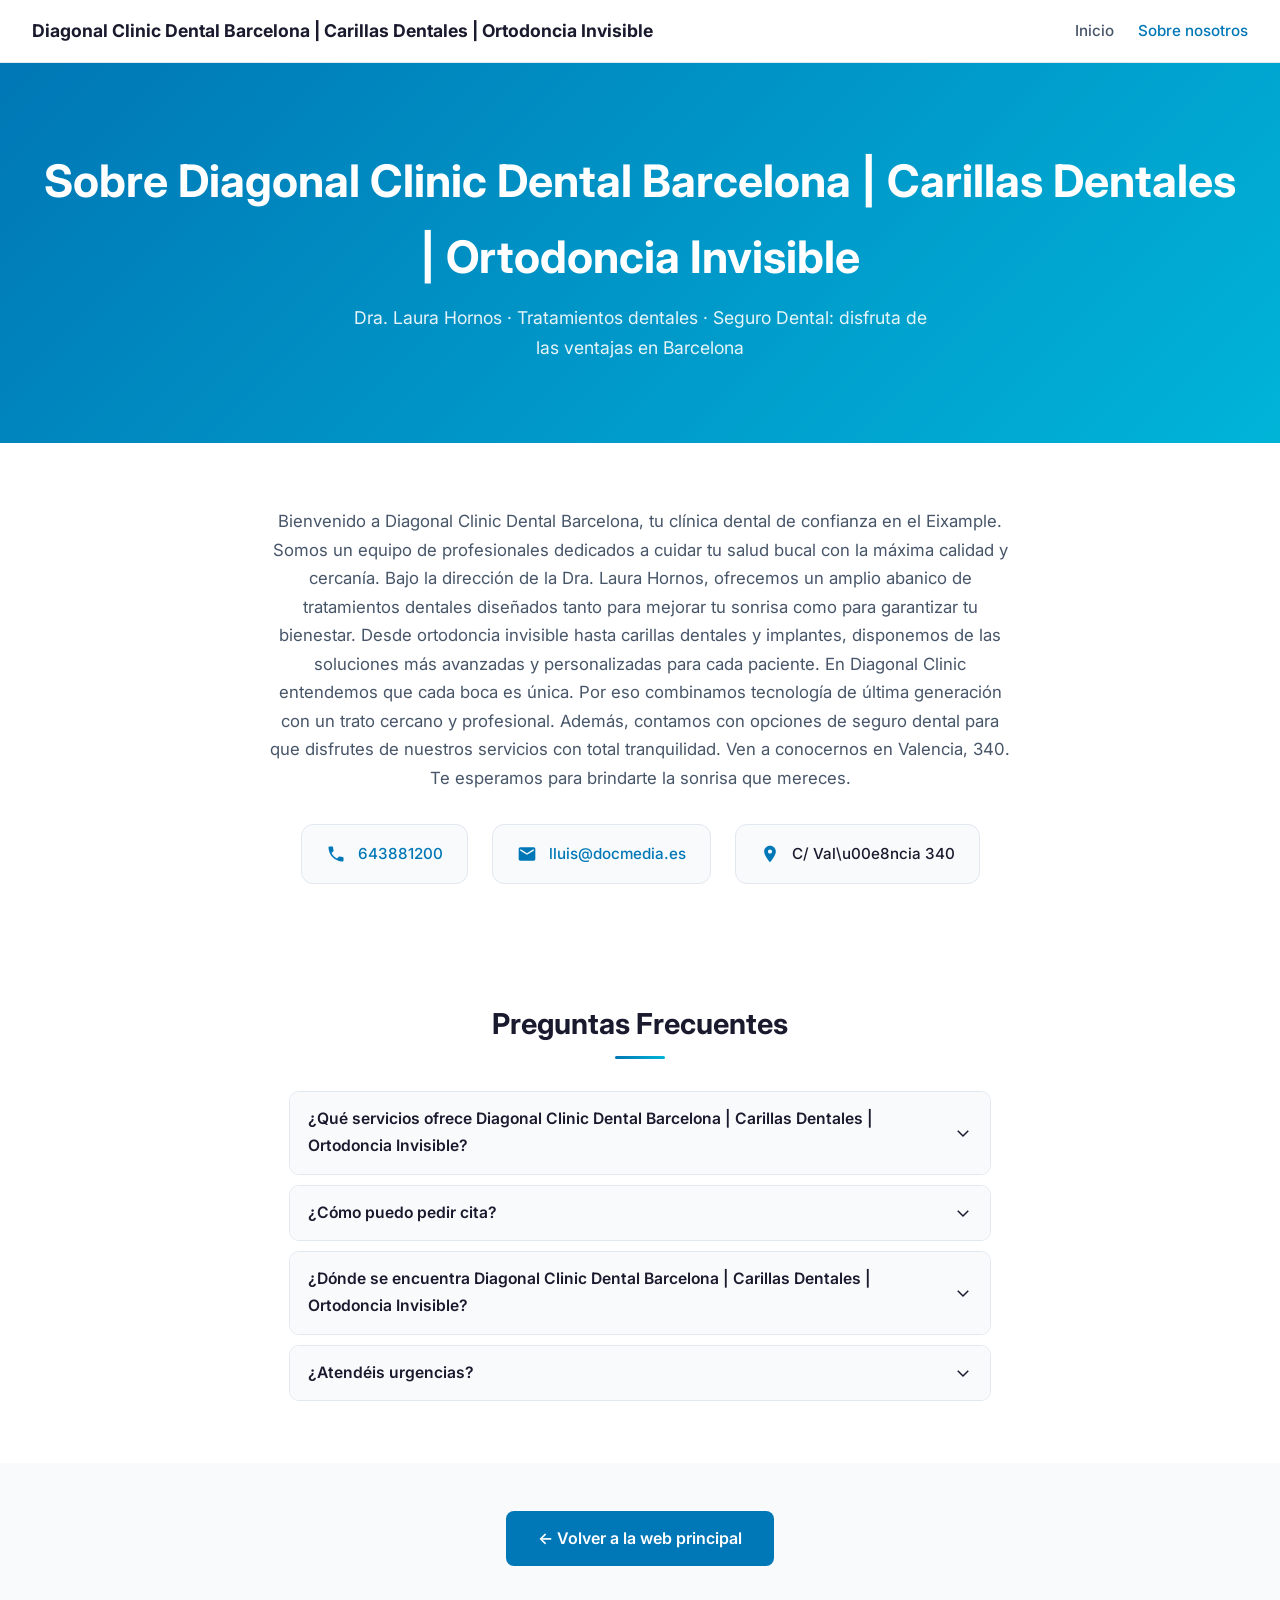
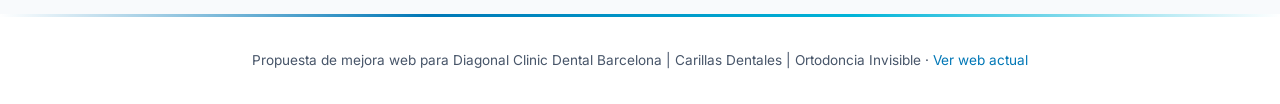
<file: nosotros.html>
<!DOCTYPE html>
<html lang="es">
<head>
<meta charset="UTF-8">
<meta name="viewport" content="width=device-width,initial-scale=1.0">
<title>Sobre Diagonal Clinic Dental Barcelona | Carillas Dentales | Ortodoncia Invisible | Barcelona</title>
<meta name="description" content="Conoce a Diagonal Clinic Dental Barcelona | Carillas Dentales | Ortodoncia Invisible en Barcelona. Dra. Laura Hornos, Tratamientos dentales.">
<meta property="og:title" content="Sobre Diagonal Clinic Dental Barcelona | Carillas Dentales | Ortodoncia Invisible">
<meta property="og:type" content="website">
<meta property="og:locale" content="es_ES">
<meta name="robots" content="noindex,nofollow">
<link rel="preconnect" href="https://fonts.bunny.net" crossorigin>
<link href="https://fonts.bunny.net/css?family=inter:400,500,600,700&display=swap" rel="stylesheet">
<style>
*{margin:0;padding:0;box-sizing:border-box}
:root{--primary:#0077B6;--accent:#00B4D8;--text:#1a1a2e;--muted:#475569;--bg:#ffffff;--surface:#f8fafc;--border:#e2e8f0}
body{font-family:'Inter',system-ui,-apple-system,sans-serif;color:var(--text);line-height:1.7;background:var(--bg);-webkit-font-smoothing:antialiased}
a{color:var(--primary);text-decoration:none}
a:hover{text-decoration:underline}

/* NAV */
.kn-nav{background:var(--bg);border-bottom:1px solid var(--border);padding:1rem 2rem;display:flex;align-items:center;justify-content:space-between;position:sticky;top:0;z-index:100;backdrop-filter:blur(12px);background:rgba(255,255,255,0.9)}
.kn-nav-brand{font-weight:700;font-size:1.1rem;color:var(--text)}
.kn-nav-links{display:flex;gap:1.5rem;font-size:0.95rem}
.kn-nav-links a{color:var(--muted);font-weight:500;transition:color 0.2s}
.kn-nav-links a:hover,.kn-nav-links a.active{color:var(--primary);text-decoration:none}

/* HERO */
.kn-hero{background:linear-gradient(135deg,var(--primary),var(--accent));color:#fff;padding:clamp(3rem,8vw,5rem) 2rem;text-align:center}
.kn-hero h1{font-size:clamp(1.8rem,4vw,2.8rem);font-weight:700;margin-bottom:0.5rem}
.kn-hero p{font-size:1.1rem;opacity:0.9;max-width:600px;margin:0 auto}

/* ABOUT */
.kn-about{max-width:800px;margin:0 auto;padding:clamp(2.5rem,5vw,4rem) 1.5rem}
.kn-about p{font-size:1.05rem;color:var(--muted);text-align:center;margin-bottom:2rem}
.kn-contact-cards{display:flex;flex-wrap:wrap;justify-content:center;gap:1.5rem;margin-top:2rem}
.kn-card{display:flex;align-items:center;gap:0.75rem;padding:1rem 1.5rem;border:1px solid var(--border);border-radius:12px;background:var(--surface);transition:border-color 0.3s,box-shadow 0.3s}
.kn-card:hover{border-color:var(--primary);box-shadow:0 4px 12px rgba(0,0,0,0.06)}
.kn-card svg{flex-shrink:0;color:var(--primary)}
.kn-card span,.kn-card a{font-size:0.95rem;font-weight:500}

/* FAQ */
.kn-faq{max-width:750px;margin:0 auto;padding:clamp(2rem,4vw,3.5rem) 1.5rem}
.kn-faq h2{text-align:center;font-size:clamp(1.4rem,3vw,1.8rem);margin-bottom:0.5rem}
.kn-faq .sub{text-align:center;display:block;width:50px;height:3px;background:linear-gradient(90deg,var(--primary),var(--accent));margin:0 auto 2rem;border-radius:2px}
details{margin-bottom:10px;border:1px solid var(--border);border-radius:10px;overflow:hidden;transition:border-color 0.3s}
details[open]{border-color:var(--primary)}
summary{padding:14px 18px;cursor:pointer;font-weight:600;font-size:0.98rem;background:var(--surface);display:flex;justify-content:space-between;align-items:center;list-style:none;transition:background 0.2s}
summary:hover{background:#f1f5f9}
summary::-webkit-details-marker{display:none}
summary::marker{display:none}
summary svg{transition:transform 0.3s;flex-shrink:0;margin-left:12px}
details[open] summary svg{transform:rotate(180deg)}
.faq-answer{padding:0 18px 14px;color:var(--muted);font-size:0.95rem}

/* CTA */
.kn-cta{text-align:center;padding:clamp(2rem,4vw,3rem) 1.5rem;background:var(--surface)}
.kn-cta a{display:inline-block;padding:14px 32px;background:var(--primary);color:#fff;border-radius:8px;font-weight:600;font-size:1rem;transition:transform 0.2s,box-shadow 0.2s;text-decoration:none}
.kn-cta a:hover{transform:translateY(-2px);box-shadow:0 6px 20px rgba(0,0,0,0.15)}

/* FOOTER */
.kn-footer{text-align:center;padding:2rem;font-size:0.85rem;color:var(--muted);border-top:3px solid;border-image:linear-gradient(90deg,transparent,var(--primary),var(--accent),transparent) 1}

@media(max-width:600px){
  .kn-nav{padding:0.75rem 1rem}
  .kn-contact-cards{flex-direction:column;align-items:stretch}
}
</style>
</head>
<body>
<nav class="kn-nav">
  <span class="kn-nav-brand">Diagonal Clinic Dental Barcelona | Carillas Dentales | Ortodoncia Invisible</span>
  <div class="kn-nav-links">
    <a href="index.html">Inicio</a>
    <a href="nosotros.html" class="active">Sobre nosotros</a>
  </div>
</nav>

<div class="kn-hero">
  <h1>Sobre Diagonal Clinic Dental Barcelona | Carillas Dentales | Ortodoncia Invisible</h1>
  <p>Dra. Laura Hornos · Tratamientos dentales · Seguro Dental: disfruta de las ventajas en Barcelona</p>
</div>

<section class="kn-about">
  <p>Bienvenido a Diagonal Clinic Dental Barcelona, tu clínica dental de confianza en el Eixample. Somos un equipo de profesionales dedicados a cuidar tu salud bucal con la máxima calidad y cercanía.

Bajo la dirección de la Dra. Laura Hornos, ofrecemos un amplio abanico de tratamientos dentales diseñados tanto para mejorar tu sonrisa como para garantizar tu bienestar. Desde ortodoncia invisible hasta carillas dentales y implantes, disponemos de las soluciones más avanzadas y personalizadas para cada paciente.

En Diagonal Clinic entendemos que cada boca es única. Por eso combinamos tecnología de última generación con un trato cercano y profesional. Además, contamos con opciones de seguro dental para que disfrutes de nuestros servicios con total tranquilidad.

Ven a conocernos en Valencia, 340. Te esperamos para brindarte la sonrisa que mereces.</p>
  <div class="kn-contact-cards">
    <div class="kn-card"><svg width="20" height="20" fill="currentColor" viewBox="0 0 24 24"><path d="M6.62 10.79c1.44 2.83 3.76 5.14 6.59 6.59l2.2-2.2c.27-.27.67-.36 1.02-.24 1.12.37 2.33.57 3.57.57.55 0 1 .45 1 1V20c0 .55-.45 1-1 1-9.39 0-17-7.61-17-17 0-.55.45-1 1-1h3.5c.55 0 1 .45 1 1 0 1.25.2 2.45.57 3.57.11.35.03.74-.25 1.02l-2.2 2.2z"/></svg><a href="tel:643881200">643881200</a></div>
    <div class="kn-card"><svg width="20" height="20" fill="currentColor" viewBox="0 0 24 24"><path d="M20 4H4c-1.1 0-1.99.9-1.99 2L2 18c0 1.1.9 2 2 2h16c1.1 0 2-.9 2-2V6c0-1.1-.9-2-2-2zm0 4l-8 5-8-5V6l8 5 8-5v2z"/></svg><a href="mailto:lluis@docmedia.es">lluis@docmedia.es</a></div>
    <div class="kn-card"><svg width="20" height="20" fill="currentColor" viewBox="0 0 24 24"><path d="M12 2C8.13 2 5 5.13 5 9c0 5.25 7 13 7 13s7-7.75 7-13c0-3.87-3.13-7-7-7zm0 9.5c-1.38 0-2.5-1.12-2.5-2.5s1.12-2.5 2.5-2.5 2.5 1.12 2.5 2.5-1.12 2.5-2.5 2.5z"/></svg><span>C/ Val\u00e8ncia 340</span></div>
  </div>
</section>

<section class="kn-faq">
  <h2>Preguntas Frecuentes</h2>
  <span class="sub"></span>
  
      <details>
        <summary>¿Qué servicios ofrece Diagonal Clinic Dental Barcelona | Carillas Dentales | Ortodoncia Invisible?<svg width="18" height="18" fill="none" stroke="currentColor" stroke-width="2" viewBox="0 0 24 24"><path d="M19 9l-7 7-7-7"/></svg></summary>
        <div class="faq-answer">Diagonal Clinic Dental Barcelona | Carillas Dentales | Ortodoncia Invisible ofrece una amplia gama de servicios de salud en Barcelona, incluyendo dra. laura hornos, tratamientos dentales, seguro dental: disfruta de las ventajas. Nuestro equipo proporciona atención personalizada y de calidad.</div>
      </details>
      <details>
        <summary>¿Cómo puedo pedir cita?<svg width="18" height="18" fill="none" stroke="currentColor" stroke-width="2" viewBox="0 0 24 24"><path d="M19 9l-7 7-7-7"/></svg></summary>
        <div class="faq-answer">Puedes pedir cita en Diagonal Clinic Dental Barcelona | Carillas Dentales | Ortodoncia Invisible llamando al 643881200 o en lluis@docmedia.es. Visita nuestra web para más información.</div>
      </details>
      <details>
        <summary>¿Dónde se encuentra Diagonal Clinic Dental Barcelona | Carillas Dentales | Ortodoncia Invisible?<svg width="18" height="18" fill="none" stroke="currentColor" stroke-width="2" viewBox="0 0 24 24"><path d="M19 9l-7 7-7-7"/></svg></summary>
        <div class="faq-answer">Diagonal Clinic Dental Barcelona | Carillas Dentales | Ortodoncia Invisible está en C/ Val\u00e8ncia 340, Barcelona. Ofrecemos un entorno profesional y acogedor.</div>
      </details>
      <details>
        <summary>¿Atendéis urgencias?<svg width="18" height="18" fill="none" stroke="currentColor" stroke-width="2" viewBox="0 0 24 24"><path d="M19 9l-7 7-7-7"/></svg></summary>
        <div class="faq-answer">Para urgencias y disponibilidad, contacta directamente con Diagonal Clinic Dental Barcelona | Carillas Dentales | Ortodoncia Invisible llamando al 643881200.</div>
      </details>
</section>

<div class="kn-cta">
  <a href="index.html">← Volver a la web principal</a>
</div>

<footer class="kn-footer">
  <p>Propuesta de mejora web para Diagonal Clinic Dental Barcelona | Carillas Dentales | Ortodoncia Invisible · <a href="https://diagonalclinicdental.com" target="_blank" rel="noopener">Ver web actual</a></p>
</footer>
</body>
</html>
</file>
